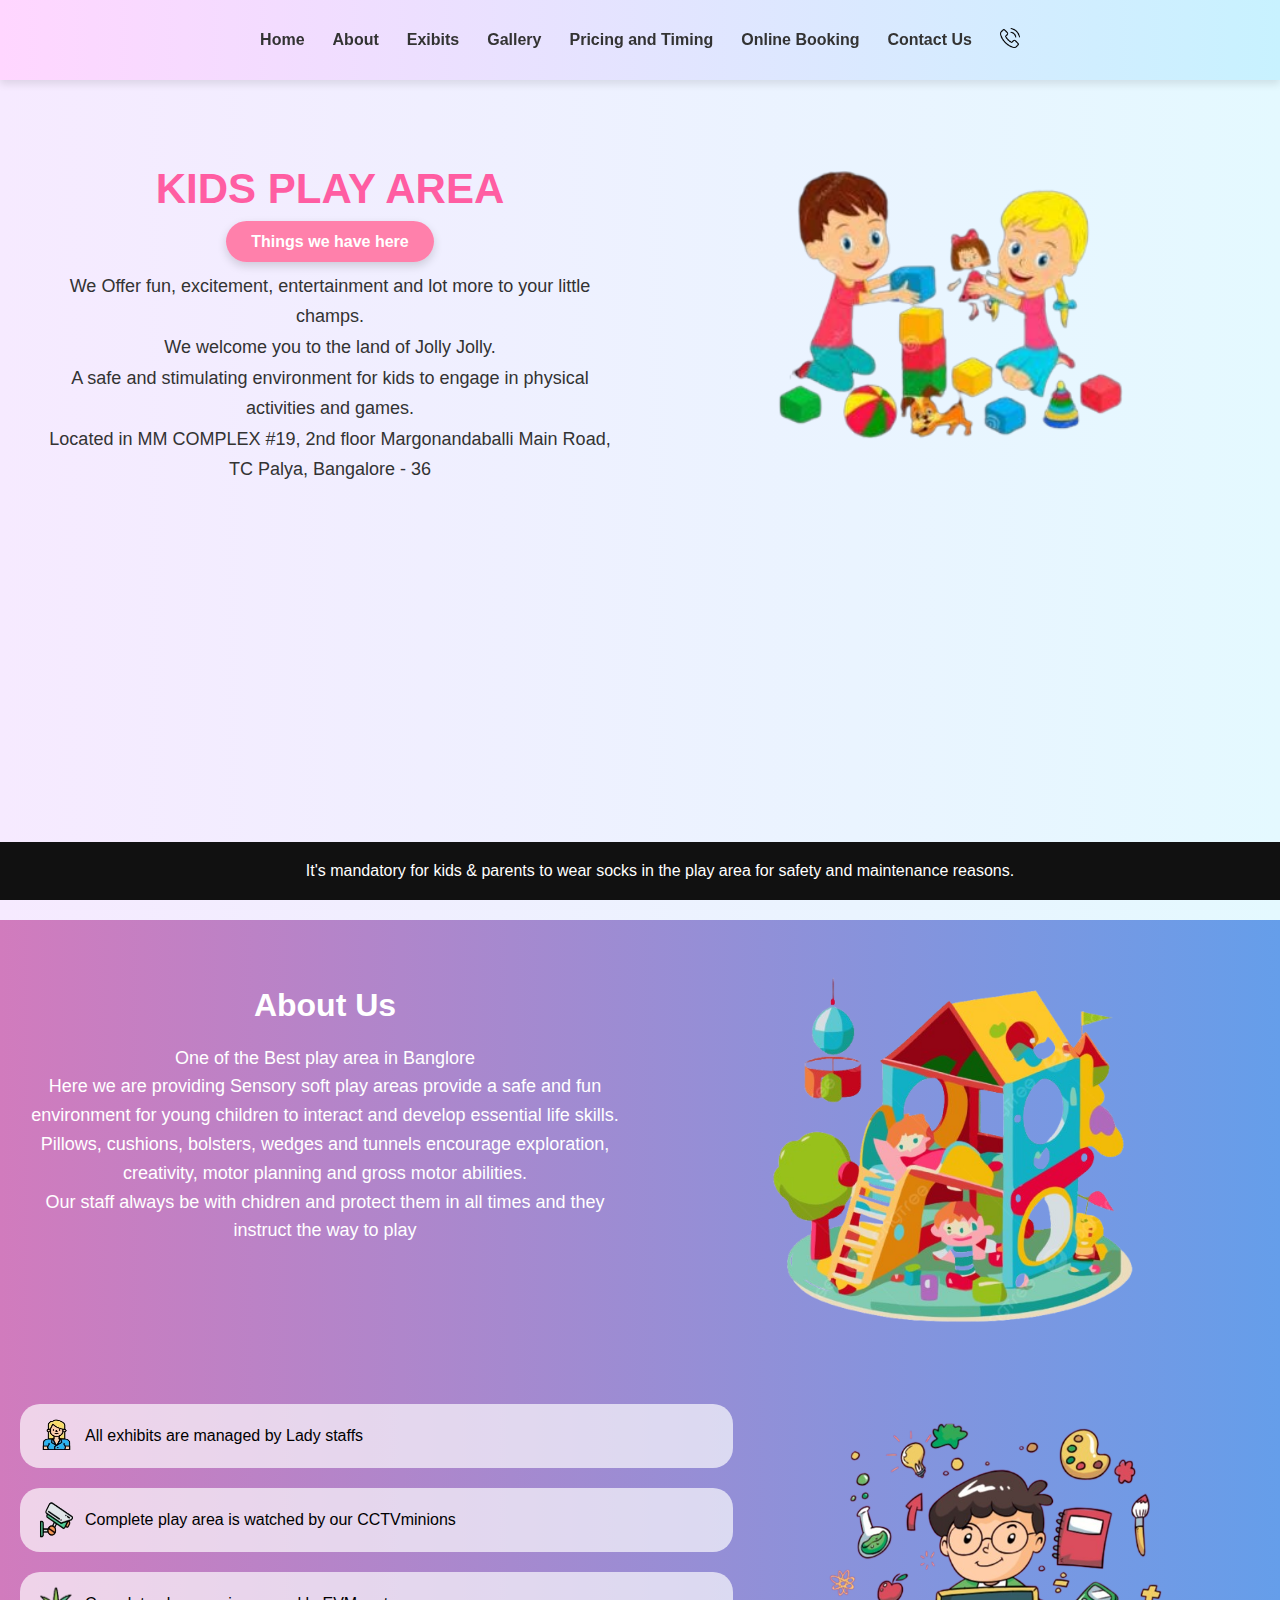
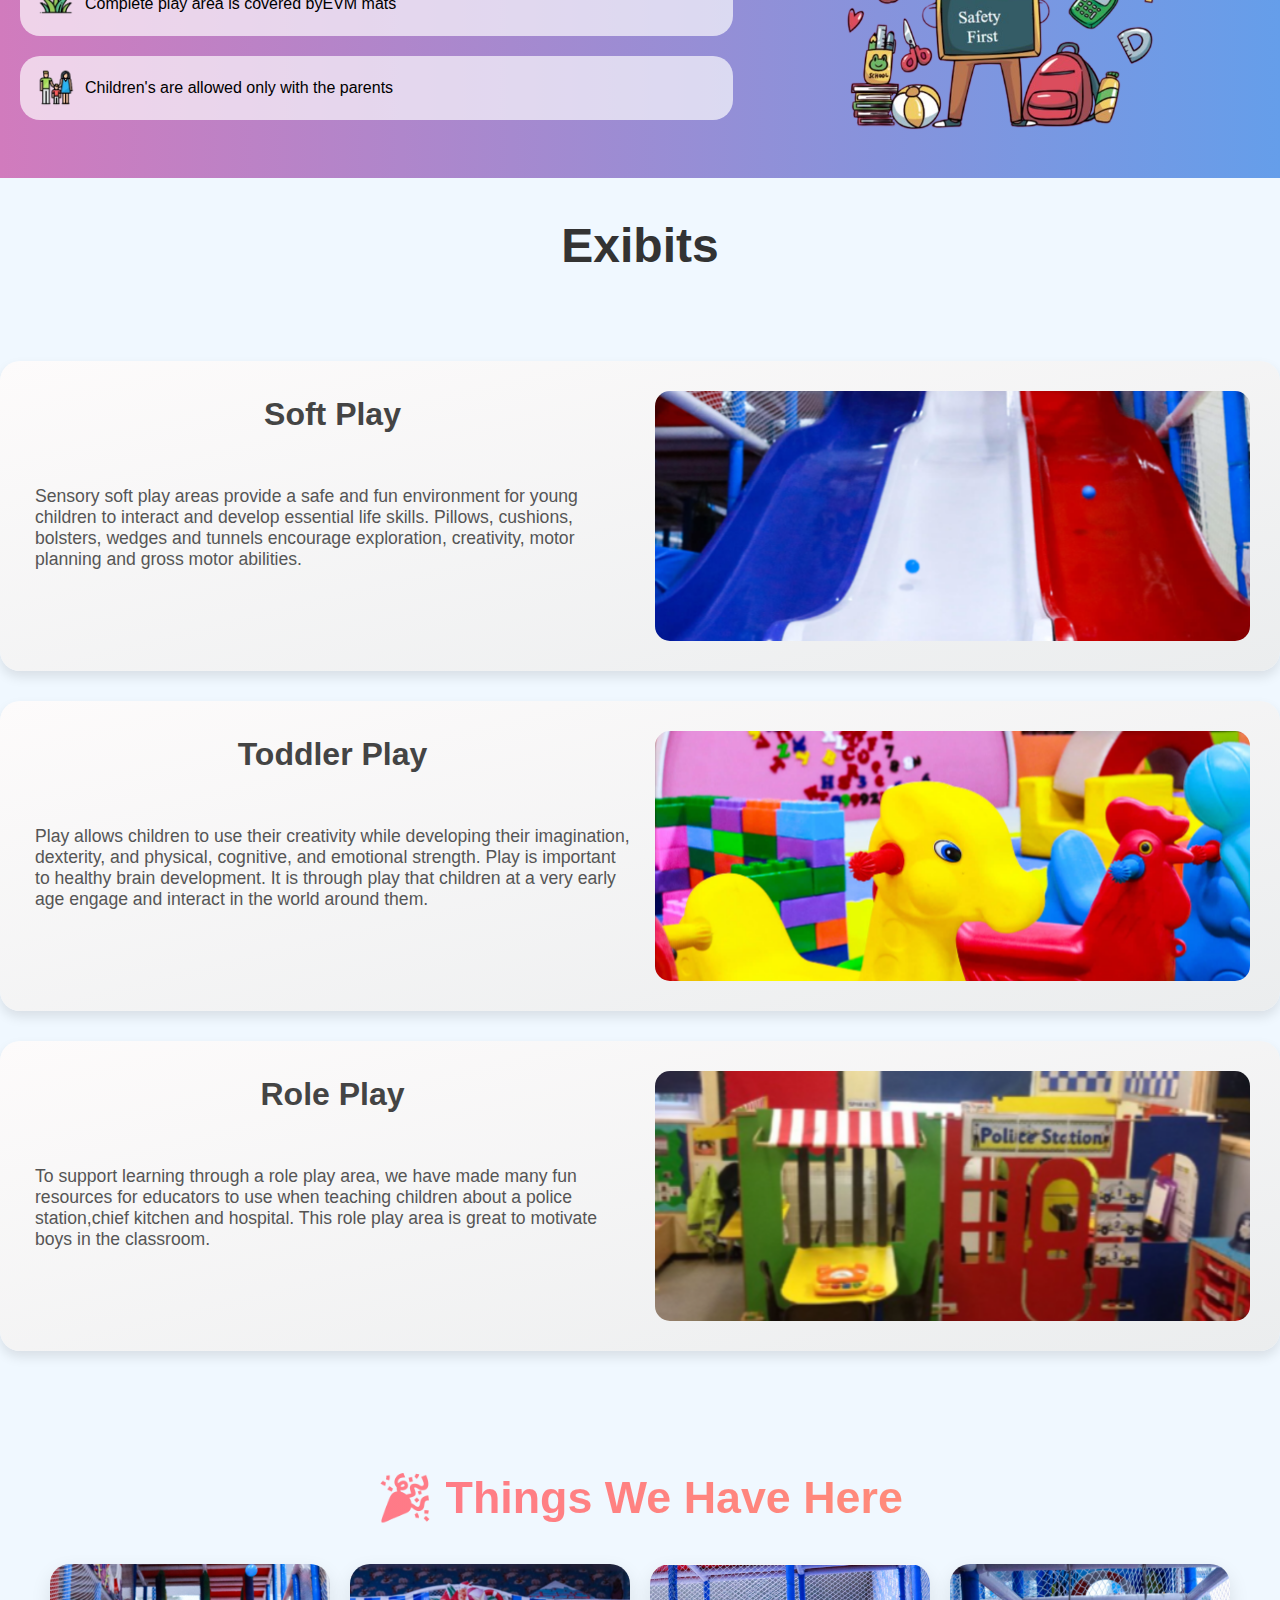
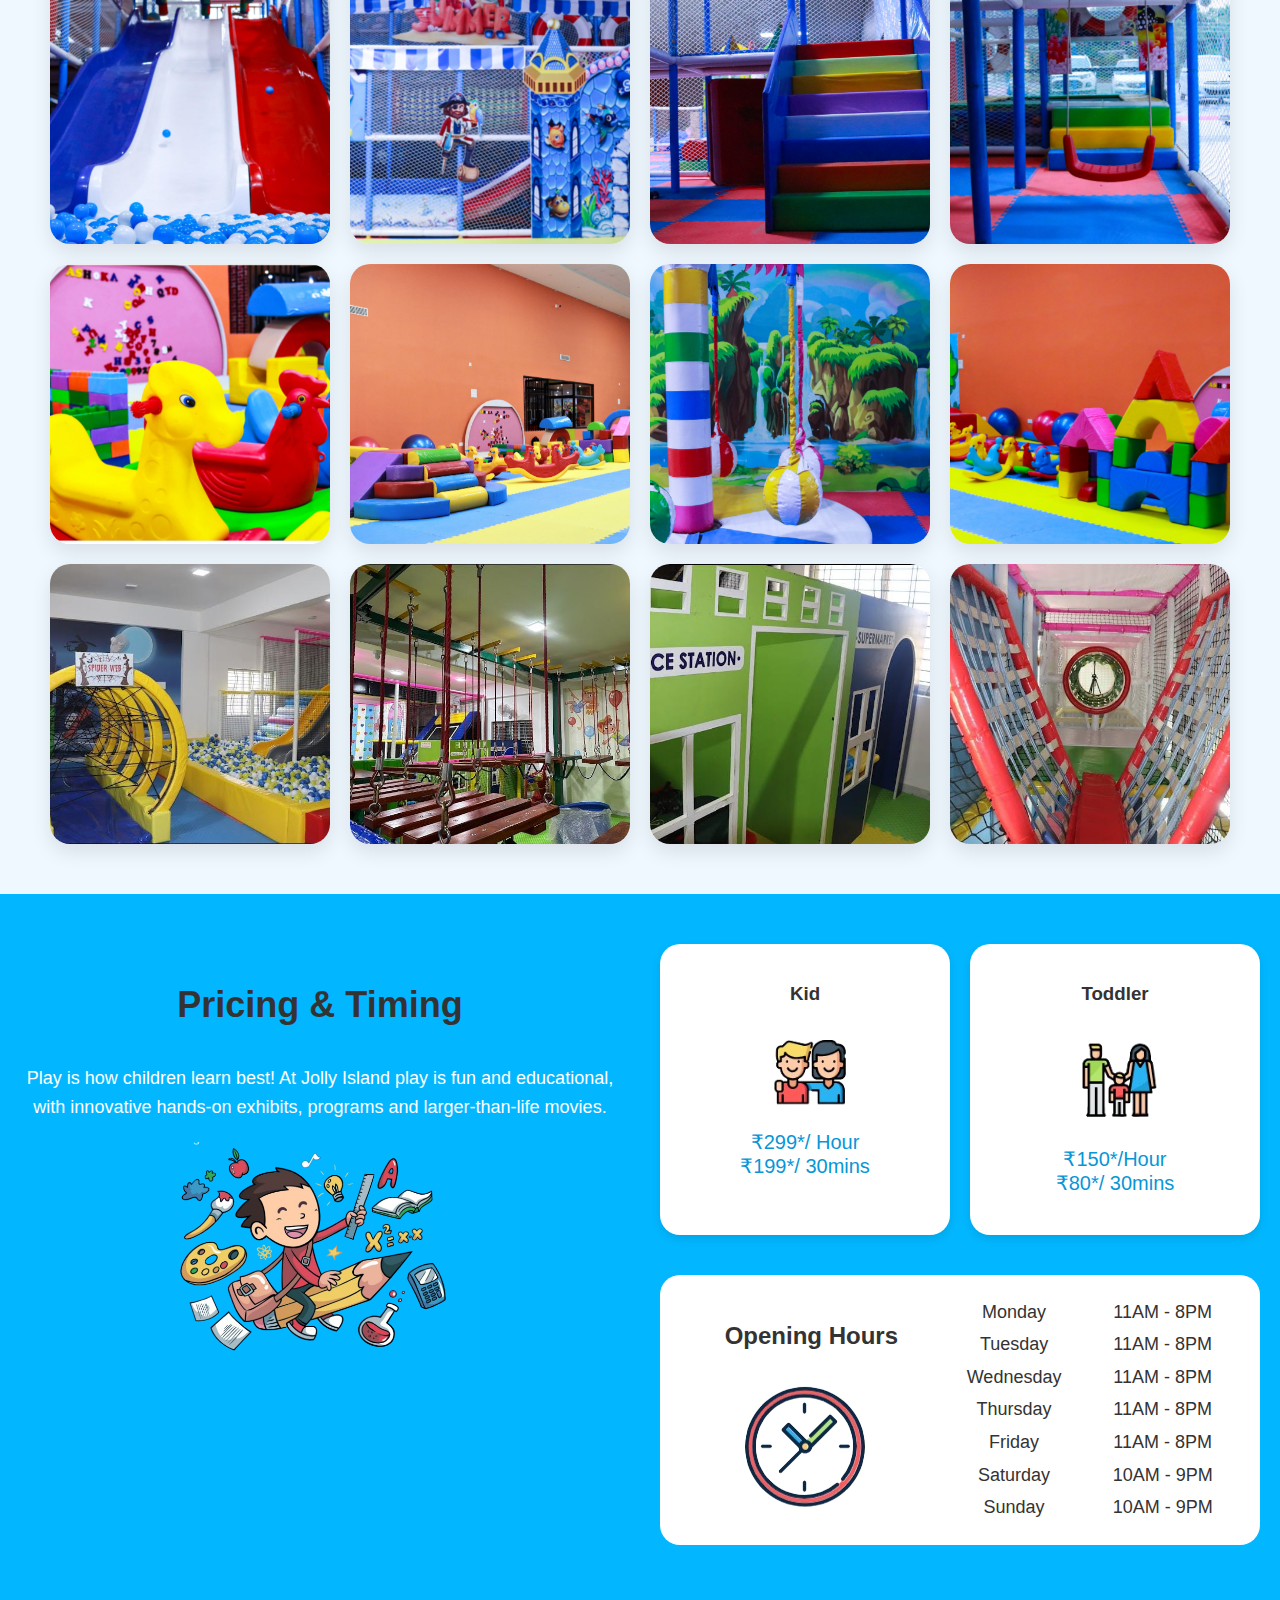
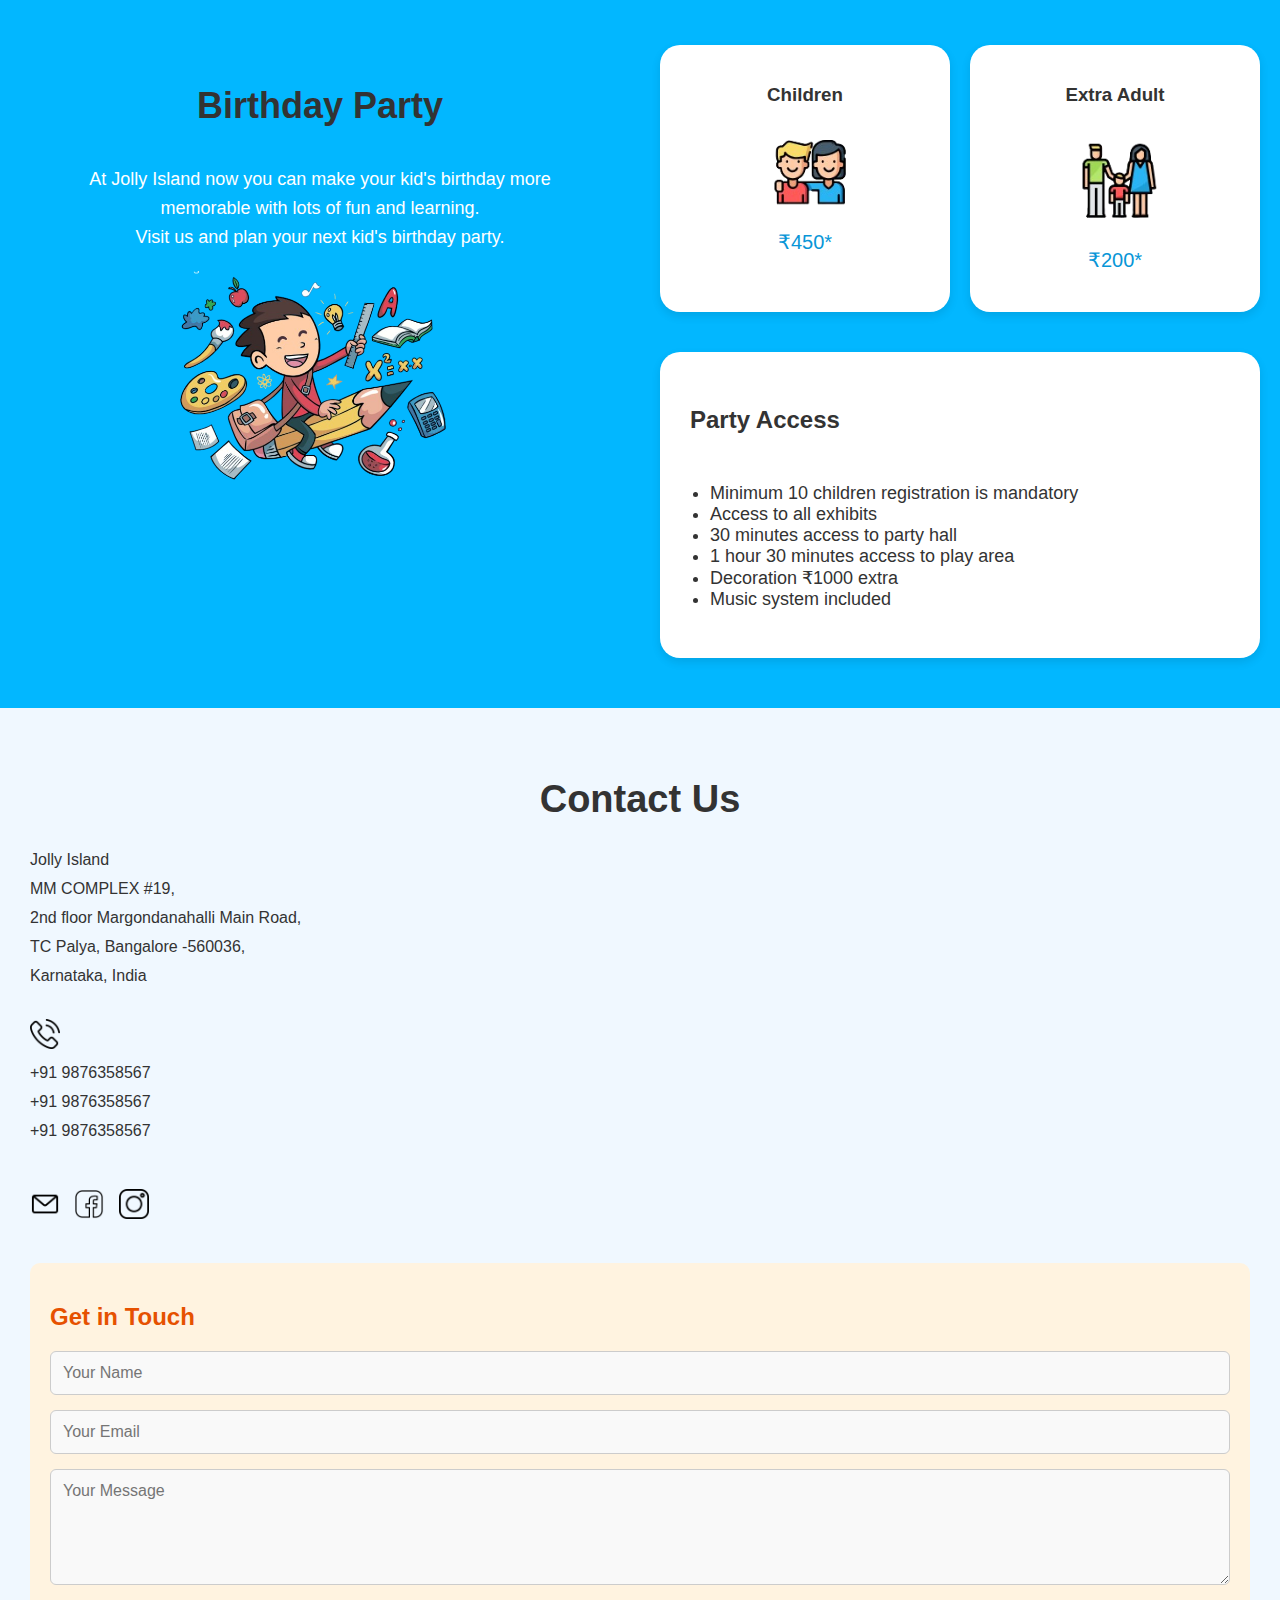
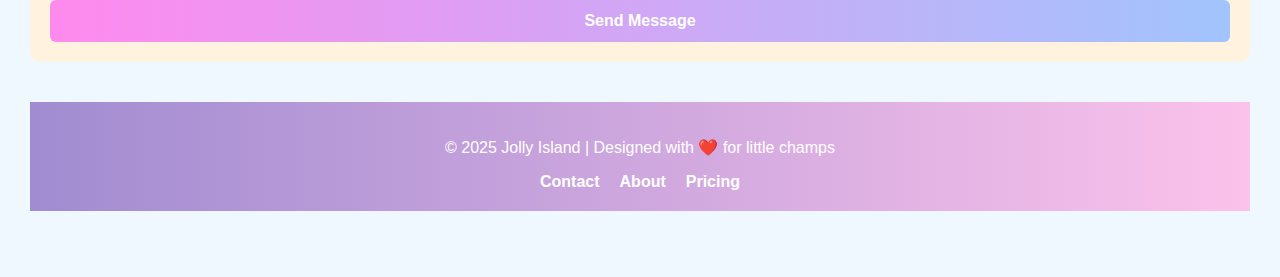
<file: index.html>
<!DOCTYPE html>
<html lang="en">
<head>
  <meta charset="UTF-8" />
  <meta name="viewport" content="width=device-width, initial-scale=1.0" />
  <title>Jolly Island</title>
  <link rel="stylesheet" href="style.css" />
  <link rel="icon" type="image/x-icon" href="images/jolly_island_logo.png" />
</head>
<body>

  <!-- Navigation Bar -->
      <nav>     
            <a class="a-element" href="index.html">Home</a>
            <a class="a-element" href="about.html">About</a>
            <a class="a-element" href="exibits.html">Exibits</a>
            <a class="a-element" href="pic.html">Gallery</a>
            <a class="a-element" href="price.html">Pricing and Timing</a>
            <a class="a-element" href="bokking.html">Online Booking</a> 
            <a class="a-element" href="contact.html">Contact Us</a>
            <a class="a-element" href="tel:+91 6303492312"><img class="sticky" src="images/phone-call.png" alt=""></a>       
    </nav>

  <!-- Home Section -->
  <div class="home" id="home">      
    <div class="home1">
      <div class="home-left">        
        <h2 class="self">KIDS PLAY AREA</h2>

        <!-- Centered Button -->
        <div class="btn-wrapper">
          <a class="class" id="me" href="pic.html">Things we have here</a>
        </div>

        <p class="self-info">
          We Offer fun, excitement, entertainment and lot more to your little champs.<br>
          We welcome you to the land of Jolly Jolly.<br>
          A safe and stimulating environment for kids to engage in physical activities and games.<br>
          Located in MM COMPLEX #19, 2nd floor Margonandaballi Main Road, TC Palya, Bangalore - 36
        </p>
      </div>
      <div class="home-right">
        <img class="play" src="images/kid-play.png" alt="Kids Playing" />
      </div>
    </div>
  </div>


  <!-- about -->
  <div class="about" id="about">
        <div class="container">
            <div class="about-left">     
                <h2 class="about-us">About Us</h2>
                <div class="content">
                    One of the Best play area in Banglore <br>
                    Here we are providing Sensory soft play areas provide a safe and fun environment for young children to interact and develop essential life skills. Pillows, cushions, bolsters, wedges and tunnels encourage exploration, creativity, motor planning and gross motor abilities.
               <br> Our staff always be with chidren and protect them in all times and they instruct the way to play
                </div>
            </div>
            <div class="about-right"> 
                <img class="kidspic" src="images/pic1.png" alt="">
            </div>
        </div>
        <div class="bottom">
            <div class="bottom-left">
                <div class="safety">
                    <div class="safety-left">
                        <img src="images/1-removebg-preview.png" alt="">
                    </div>
                    <div class="safety-right">
                        All exhibits are managed by Lady staffs
                    </div>
                </div>
                <div class="safety">
                    <div class="safety-left">
                        <img class="safetypic" src="images/2-removebg-preview.png" alt="">
                    </div>
                    <div class="safety-right">
                        Complete play area is watched by our CCTVminions
                    </div>
                </div>
                <div class="safety">
                    <div class="safety-left">
                        <img src="images/3-removebg-preview.png" alt="">
                    </div>
                    <div class="safety-right">
                        Complete play area is covered byEVM mats
                    </div>
                </div>
                <div class="safety">
                    <div class="safety-left">
                        <img src="images/4-removebg-preview.png" alt="">
                    </div>
                    <div class="safety-right">
                        Children's are allowed only with the parents
                    </div>
                </div>                
            </div>
            <div class="bottom-right">
                <img src="images/safety.png" alt="">
            </div> 
        </div>
    </div>


    <!-- exibits -->
     <div class="exibits" id="exibits">
        <h2 class="title">Exibits</h2>
        <br>
        <div class="matter">       
         <div class="tool">
             <div class="tool-left">
                <h3 class="sub-title">Soft Play</h3><br>
                 Sensory soft play areas provide a safe and fun environment for young children to interact and develop essential life skills. Pillows, cushions, bolsters, wedges and tunnels encourage exploration, creativity, motor planning and gross motor abilities.
             </div>
             <div class="tool-right"> 
             </div>
        </div>         
        </div> 

        <div class="matter2">       
            <div class="tool">
                <div class="tool-left">
                    <h3 class="sub-title">Toddler Play</h3><br>
                    Play allows children to use their creativity while developing their imagination, dexterity, and physical, cognitive, and emotional strength. Play is important to healthy brain development. It is through play that children at a very early age engage and interact in the world around them.
                </div>
                <div class="tool-right2"> 
               </div>
            </div>         
           </div> 

           <div class="matter3">       
            
            <div class="tool">
                <div class="tool-left">
                    <h3 class="sub-title">Role Play</h3><br>
                    To support learning through a role play area, we have made many fun resources for educators to use when teaching children about a police station,chief kitchen and hospital. This role play area is great to motivate boys in the classroom.
                 </div>
                <div class="tool-right3"> 
                </div>
            </div>         
           </div> 
         </div>
        </div>




        <!-- attraction -->
         
  <div class="gallery-section">
    <h1 class="gallery-title">🎉 Things We Have Here</h1>
    <div class="gallery-grid">
      <div class="image-card" data-label="Soft Play 1">
        <img src="images/softplay1.png" alt="Soft Play 1" />
      </div>
      <div class="image-card" data-label="Soft Play 2">
        <img src="images/softplay2.png" alt="Soft Play 2" />
      </div>
      <div class="image-card" data-label="Soft Play 3">
        <img src="images/softplay3.png" alt="Soft Play 3" />
      </div>
      <div class="image-card" data-label="Soft Play 5">
        <img src="images/softplay5.png" alt="Soft Play 5" />
      </div>
      <div class="image-card" data-label="Toddler Play 2">
        <img src="images/tplay2.png" alt="Toddler Play 2" />
      </div>
      <div class="image-card" data-label="Toddler Play 3">
        <img src="images/tplay3.png" alt="Toddler Play 3" />
      </div>
      <div class="image-card" data-label="Toddler Play 4">
        <img src="images/tplay4.png" alt="Toddler Play 4" />
      </div>
      <div class="image-card" data-label="Toddler Play 5">
        <img src="images/tplay5.png" alt="Toddler Play 5" />
      </div>
      <div class="image-card" data-label="Play Area 1">
        <img src="images/p1.jpg" alt="Play Area 1" />
      </div>
      <div class="image-card" data-label="Play Area 2">
        <img src="images/p2.jpg" alt="Play Area 2" />
      </div>
      <div class="image-card" data-label="Play Area 3">
        <img src="images/p3.jpg" alt="Play Area 3" />
      </div>
      <div class="image-card" data-label="Play Area 4">
        <img src="images/p4.jpg" alt="Play Area 4" />
      </div>
    </div>
  </div>



  <!-- price -->
   <div class="pricing" id="pricing">
        <div class="price1">
            <h1 class="price1-name">Pricing & Timing</h1><br>
            <div class="price1-content">
                Play is how children learn best! At Jolly Island play is fun and educational, with innovative hands-on exhibits, programs and larger-than-life movies.
                <img class="price-img" src="images/price.png" alt="Pricing Overview">
            </div>
        </div>  

        <div class="price2">
            <div class="price-top">
                <div class="box1">
                    <h3 class="black">Kid</h3>
                    <img src="images/price1.png" alt="Kid Pricing">
                    <p class="cost">
                        ₹299*/ Hour<br>
                        ₹199*/ 30mins 
                    </p>
                </div>
                <div class="box1">
                    <h3 class="black">Toddler</h3>
                    <img src="images/price2.png" alt="Toddler Pricing">
                    <p class="cost">
                        ₹150*/Hour<br>
                        ₹80*/ 30mins 
                    </p>
                </div>
            </div>

            <div class="price-bottom">                          
                <table>
                    <tr>
                        <td rowspan="7">
                            <h3 class="bold">Opening Hours</h3>
                            <img src="images/price3.png" alt="Clock Icon">
                        </td>
                        <td>Monday</td>
                        <td>11AM - 8PM</td>
                    </tr>
                    <tr>
                        <td>Tuesday</td>
                        <td>11AM - 8PM</td>
                    </tr>
                    <tr>
                        <td>Wednesday</td>
                        <td>11AM - 8PM</td>
                    </tr>
                    <tr>
                        <td>Thursday</td>
                        <td>11AM - 8PM</td>
                    </tr>
                    <tr>
                        <td>Friday</td>
                        <td>11AM - 8PM</td>
                    </tr>
                    <tr>
                        <td>Saturday</td>
                        <td>10AM - 9PM</td>
                    </tr>
                    <tr>
                        <td>Sunday</td>
                        <td>10AM - 9PM</td>
                    </tr>
                </table>
            </div>
        </div> 
    </div> 

    <div class="pricing" id="birthday">
        <div class="price1">
            <h1 class="price1-name">Birthday Party</h1><br>
            <div class="price1-content">
                At Jolly Island now you can make your kid's birthday more<br>
                memorable with lots of fun and learning.<br>
                Visit us and plan your next kid's birthday party.
                <img class="price-img" src="images/price.png" alt="Birthday Party Banner">
            </div>
        </div>  

        <div class="price2">
            <div class="price-top">
                <div class="box1">
                    <h3 class="black">Children</h3>
                    <img src="images/price1.png" alt="Children Birthday">
                    <p class="cost">
                        ₹450*
                    </p>
                </div>
                <div class="box1">
                    <h3 class="black">Extra Adult</h3>
                    <img src="images/price2.png" alt="Adult Entry">
                    <p class="cost">
                        ₹200*
                    </p>
                </div>
            </div>

            <div class="price-bottom1">    
                <h3 class="bold">Party Access</h3><br>
                <ul>
                    <li>Minimum 10 children registration is mandatory</li>
                    <li>Access to all exhibits</li>
                    <li>30 minutes access to party hall</li>
                    <li>1 hour 30 minutes access to play area</li>
                    <li>Decoration ₹1000 extra</li>
                    <li>Music system included</li>
                </ul>
            </div>
        </div>
    </div>



  <!-- contact -->

    <div class="contact-container">
    <h1>Contact Us</h1>
    <div class="contact" id="contact">
      <div class="contact-left">
        <div class="contact-one">
          Jolly Island<br />
          MM COMPLEX #19,<br />
          2nd floor Margondanahalli Main Road,<br />
          TC Palya, Bangalore -560036,<br />
          Karnataka, India<br /><br />
          <img class="social1" src="images/phone-call.png" alt=""><br />
          +91 9876358567<br />
          +91 9876358567<br />
          +91 9876358567<br /><br />
        </div>
        <div class="contact-two">
          <a href="mailto:madhubhumireddy31@gmail.com"><img class="social" src="images/mail.png" alt="Mail"></a>
          <a href="https://www.facebook.com/bhumireddy.madhuri/"><img class="social" src="images/fb.png" alt="Facebook"></a>
          <a href="https://www.instagram.com/miss_failure_07/"><img class="social" src="images/instagram.png" alt="Instagram"></a>
        </div>
      </div>
      <div class="contact-right">
         <iframe src="https://www.google.com/maps/embed?pb=!1m18!1m12!1m3!1d3887.004641482722!2d77.69503657373717!3d13.035376187285872!2m3!1f0!2f0!3f0!3m2!1i1024!2i768!4f13.1!3m3!1m2!1s0x3bae11004cba498d%3A0x6982c0c0f3e6eb7!2sJolly%20Island!5e0!3m2!1sen!2sin!4v1736187982549!5m2!1sen!2sin" width="600" height="450" style="border:0;" allowfullscreen="" loading="lazy" referrerpolicy="no-referrer-when-downgrade"></iframe>
        </div>
    </div>

    <!-- GET IN TOUCH FORM -->
    <div class="form-section">
      <h2>Get in Touch</h2>
      <form action="#" method="post">
        <input type="text" name="name" placeholder="Your Name" required/>
        <input type="email" name="email" placeholder="Your Email" required/>
        <textarea name="message" rows="5" placeholder="Your Message" required></textarea>
        <button type="submit">Send Message</button>
      </form>
    </div>


  <!-- Footer -->
  <footer class="site-footer">
    <div class="footer-container">
      <p>© 2025 Jolly Island | Designed with ❤️ for little champs</p>
      <div class="footer-links">
        <a href="contact.html">Contact</a>
        <a href="about.html">About</a>
        <a href="price.html">Pricing</a>
      </div>
    </div>
  </footer>
  <br><br>
  <div class="footer">
      It's mandatory for kids & parents to wear socks in the play area for safety and maintenance reasons.
  </div>
</body>
</html>
</file>
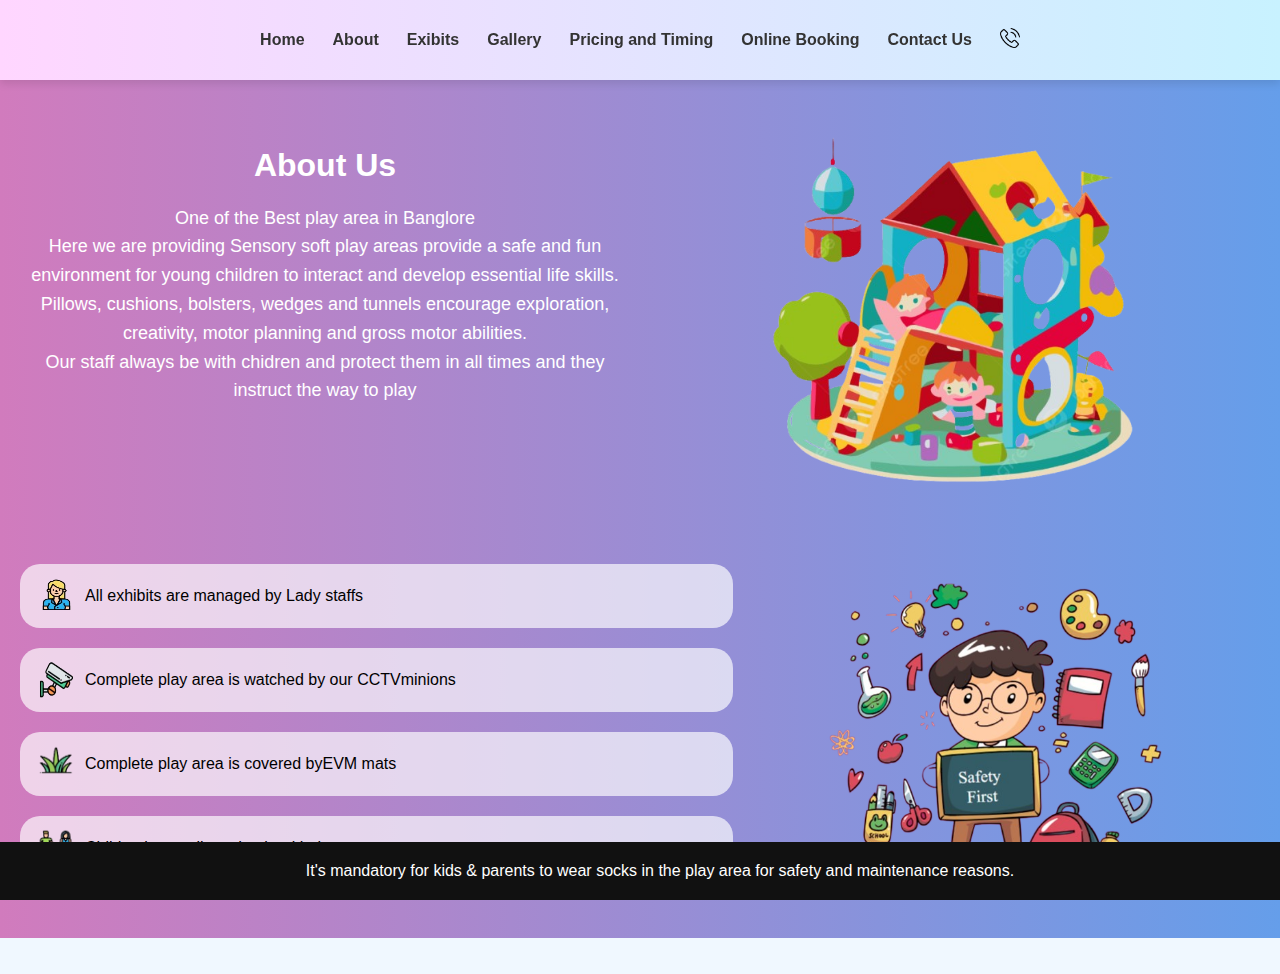
<file: about.html>
<!DOCTYPE html>
<html lang="en">
<head>
    <meta charset="UTF-8">
    <meta name="viewport" content="width=device-width, initial-scale=1.0">
    <link rel="stylesheet" href="style.css">
    <link rel="icon" type="image/x-icon" href="images/jolly_island_logo.png">
    <title>Jolly Island</title>
</head>
<body>
    <nav>     
            <a class="a-element" href="index.html">Home</a>
            <a class="a-element" href="about.html">About</a>
            <a class="a-element" href="exibits.html">Exibits</a>
            <a class="a-element" href="pic.html">Gallery</a>
            <a class="a-element" href="price.html">Pricing and Timing</a>
            <a class="a-element" href="bokking.html">Online Booking</a> 
            <a class="a-element" href="contact.html">Contact Us</a>
            <a class="a-element" href="tel:+91 6303492312"><img class="sticky" src="images/phone-call.png" alt=""></a>       
    </nav>

    <div class="about" id="about">
        <div class="container">
            <div class="about-left">     
                <h2 class="about-us">About Us</h2>
                <div class="content">
                    One of the Best play area in Banglore <br>
                    Here we are providing Sensory soft play areas provide a safe and fun environment for young children to interact and develop essential life skills. Pillows, cushions, bolsters, wedges and tunnels encourage exploration, creativity, motor planning and gross motor abilities.
               <br> Our staff always be with chidren and protect them in all times and they instruct the way to play
                </div>
            </div>
            <div class="about-right"> 
                <img class="kidspic" src="images/pic1.png" alt="">
            </div>
        </div>
        <div class="bottom">
            <div class="bottom-left">
                <div class="safety">
                    <div class="safety-left">
                        <img src="images/1-removebg-preview.png" alt="">
                    </div>
                    <div class="safety-right">
                        All exhibits are managed by Lady staffs
                    </div>
                </div>
                <div class="safety">
                    <div class="safety-left">
                        <img class="safetypic" src="images/2-removebg-preview.png" alt="">
                    </div>
                    <div class="safety-right">
                        Complete play area is watched by our CCTVminions
                    </div>
                </div>
                <div class="safety">
                    <div class="safety-left">
                        <img src="images/3-removebg-preview.png" alt="">
                    </div>
                    <div class="safety-right">
                        Complete play area is covered byEVM mats
                    </div>
                </div>
                <div class="safety">
                    <div class="safety-left">
                        <img src="images/4-removebg-preview.png" alt="">
                    </div>
                    <div class="safety-right">
                        Children's are allowed only with the parents
                    </div>
                </div>                
            </div>
            <div class="bottom-right">
                <img src="images/safety.png" alt="">
            </div> 
        </div>
    </div>
 <br><br>
    <div class="footer">
        It's mandatory for kids & parents to wear socks in the play area for safety and maintenance reasons.
    </div>
</body>
</html>
</file>
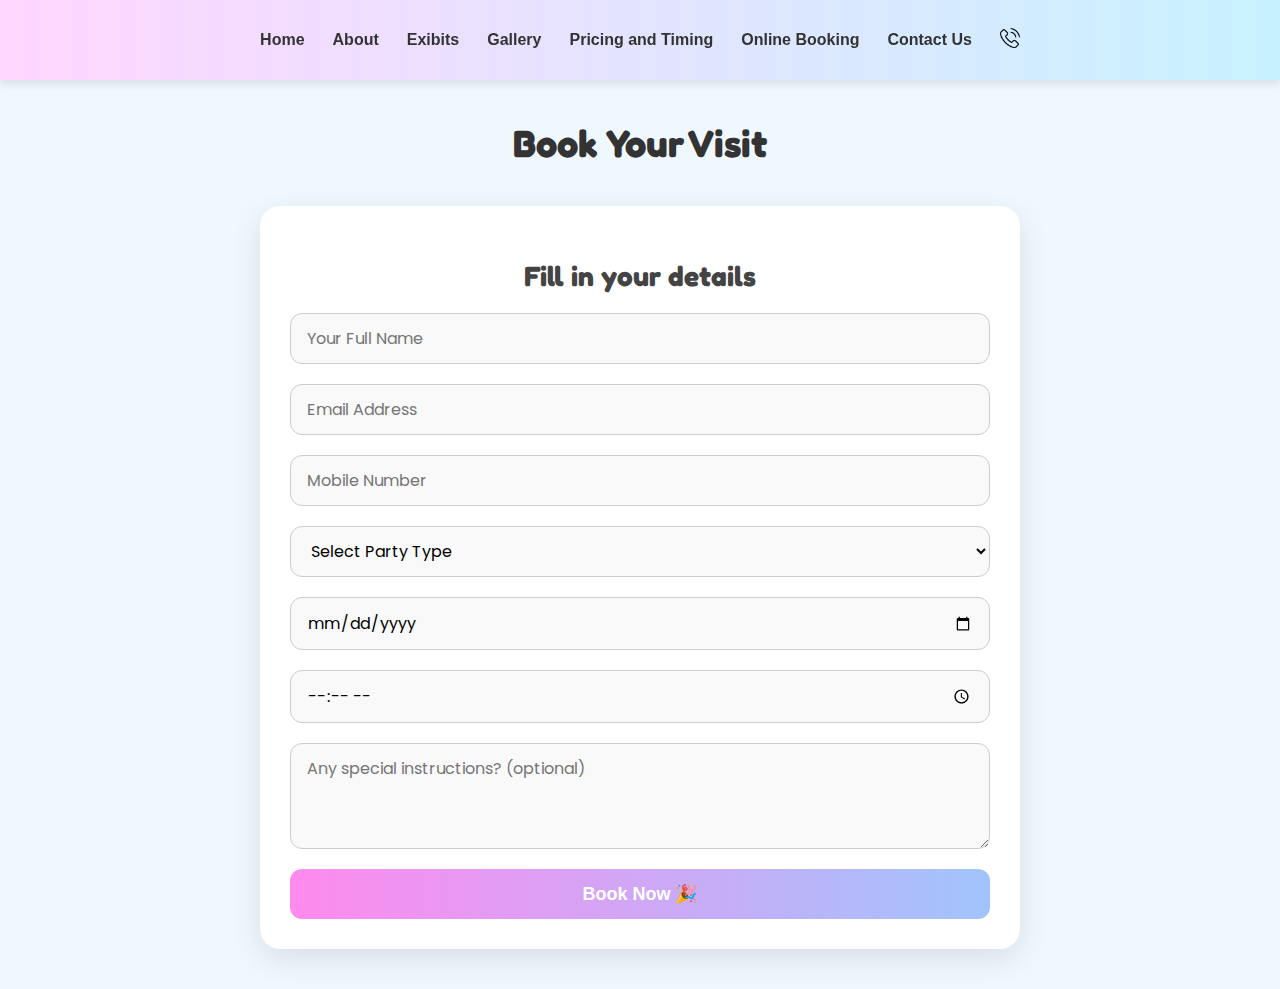
<file: bokking.html>
<!DOCTYPE html>
<html lang="en">
<head>
  <meta charset="UTF-8">
  <title>Online Booking - Jolly Island</title>
  <meta name="viewport" content="width=device-width, initial-scale=1.0">
  <link href="https://fonts.googleapis.com/css2?family=Fredoka:wght@400;600&family=Poppins:wght@400;600&display=swap" rel="stylesheet">
  <link rel="stylesheet" href="style.css">
  <style>
 
  </style>
</head>
<body>

  <!-- Navbar -->
      <nav>     
            <a class="a-element" href="index.html">Home</a>
            <a class="a-element" href="about.html">About</a>
            <a class="a-element" href="exibits.html">Exibits</a>
            <a class="a-element" href="pic.html">Gallery</a>
            <a class="a-element" href="price.html">Pricing and Timing</a>
            <a class="a-element" href="bokking.html">Online Booking</a> 
            <a class="a-element" href="contact.html">Contact Us</a>
            <a class="a-element" href="tel:+91 6303492312"><img class="sticky" src="images/phone-call.png" alt=""></a>       
    </nav>

  <!-- Booking Section -->
  <h1>Book Your Visit</h1>
  <div class="booking-container">
    <h2>Fill in your details</h2>
    <form action="#" method="POST">
      <input type="text" name="name" placeholder="Your Full Name" required>
      <input type="email" name="email" placeholder="Email Address" required>
      <input type="tel" name="phone" placeholder="Mobile Number" required>
      
      <select name="party_type" required>
        <option value="">Select Party Type</option>
        <option value="Birthday">Birthday Party</option>
        <option value="Play Visit">Regular Play Visit</option>
        <option value="School Trip">School Trip</option>
      </select>
      
      <input type="date" name="date" required>
      <input type="time" name="time" required>
      <textarea name="message" placeholder="Any special instructions? (optional)"></textarea>

      <button type="submit">Book Now 🎉</button>
    </form>
  </div>

</body>
</html>
</file>
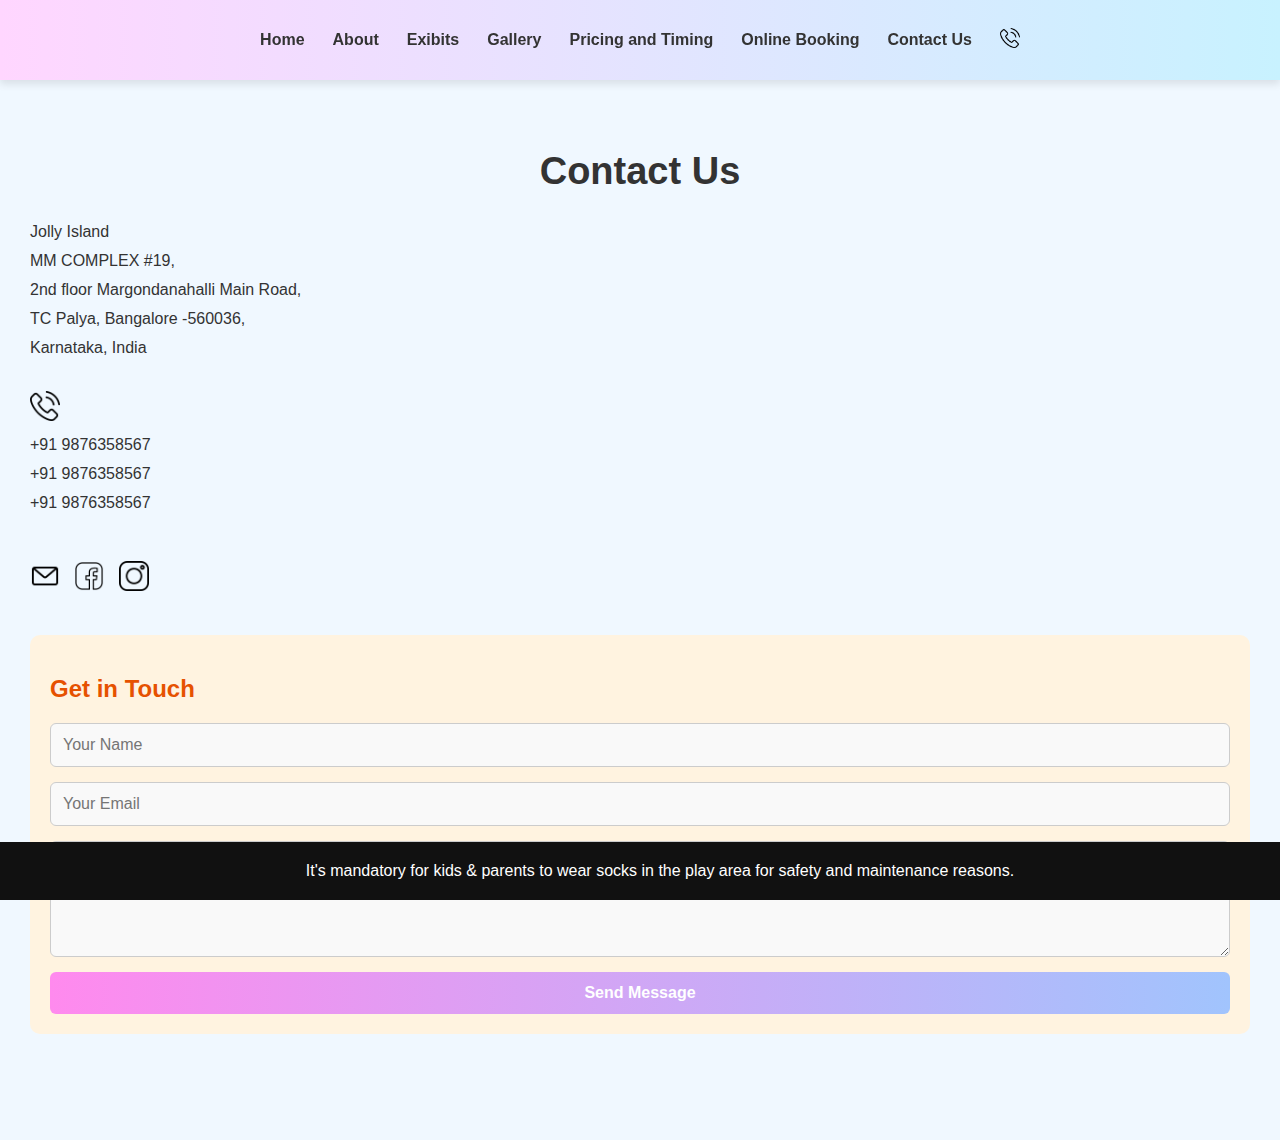
<file: contact.html>
<!DOCTYPE html>
<html lang="en">
<head>
  <meta charset="UTF-8" />
  <meta name="viewport" content="width=device-width, initial-scale=1.0"/>
  <link rel="stylesheet" href="style.css"/>
  <link rel="icon" type="image/x-icon" href="images/jolly_island_logo.png"/>
  <title>Jolly Island</title>
</head>
<body>
     <nav>     
            <a class="a-element" href="index.html">Home</a>
            <a class="a-element" href="about.html">About</a>
            <a class="a-element" href="exibits.html">Exibits</a>
            <a class="a-element" href="pic.html">Gallery</a>
            <a class="a-element" href="price.html">Pricing and Timing</a>
            <a class="a-element" href="bokking.html">Online Booking</a> 
            <a class="a-element" href="contact.html">Contact Us</a>
            <a class="a-element" href="tel:+91 6303492312"><img class="sticky" src="images/phone-call.png" alt=""></a>       
    </nav>

  <div class="contact-container">
    <h1>Contact Us</h1>
    <div class="contact" id="contact">
      <div class="contact-left">
        <div class="contact-one">
          Jolly Island<br />
          MM COMPLEX #19,<br />
          2nd floor Margondanahalli Main Road,<br />
          TC Palya, Bangalore -560036,<br />
          Karnataka, India<br /><br />
          <img class="social1" src="images/phone-call.png" alt=""><br />
          +91 9876358567<br />
          +91 9876358567<br />
          +91 9876358567<br /><br />
        </div>
        <div class="contact-two">
          <a href="mailto:madhubhumireddy31@gmail.com"><img class="social" src="images/mail.png" alt="Mail"></a>
          <a href="https://www.facebook.com/bhumireddy.madhuri/"><img class="social" src="images/fb.png" alt="Facebook"></a>
          <a href="https://www.instagram.com/miss_failure_07/"><img class="social" src="images/instagram.png" alt="Instagram"></a>
        </div>
      </div>
      <div class="contact-right">
         <iframe src="https://www.google.com/maps/embed?pb=!1m18!1m12!1m3!1d3887.004641482722!2d77.69503657373717!3d13.035376187285872!2m3!1f0!2f0!3f0!3m2!1i1024!2i768!4f13.1!3m3!1m2!1s0x3bae11004cba498d%3A0x6982c0c0f3e6eb7!2sJolly%20Island!5e0!3m2!1sen!2sin!4v1736187982549!5m2!1sen!2sin" width="600" height="450" style="border:0;" allowfullscreen="" loading="lazy" referrerpolicy="no-referrer-when-downgrade"></iframe>
        </div>
    </div>

    <!-- GET IN TOUCH FORM -->
    <div class="form-section">
      <h2>Get in Touch</h2>
      <form action="#" method="post">
        <input type="text" name="name" placeholder="Your Name" required/>
        <input type="email" name="email" placeholder="Your Email" required/>
        <textarea name="message" rows="5" placeholder="Your Message" required></textarea>
        <button type="submit">Send Message</button>
      </form>
    </div>
 <br><br>
    <div class="footer">
      It's mandatory for kids & parents to wear socks in the play area for safety and maintenance reasons.
    </div>
  </div>
</body>
</html>
</file>
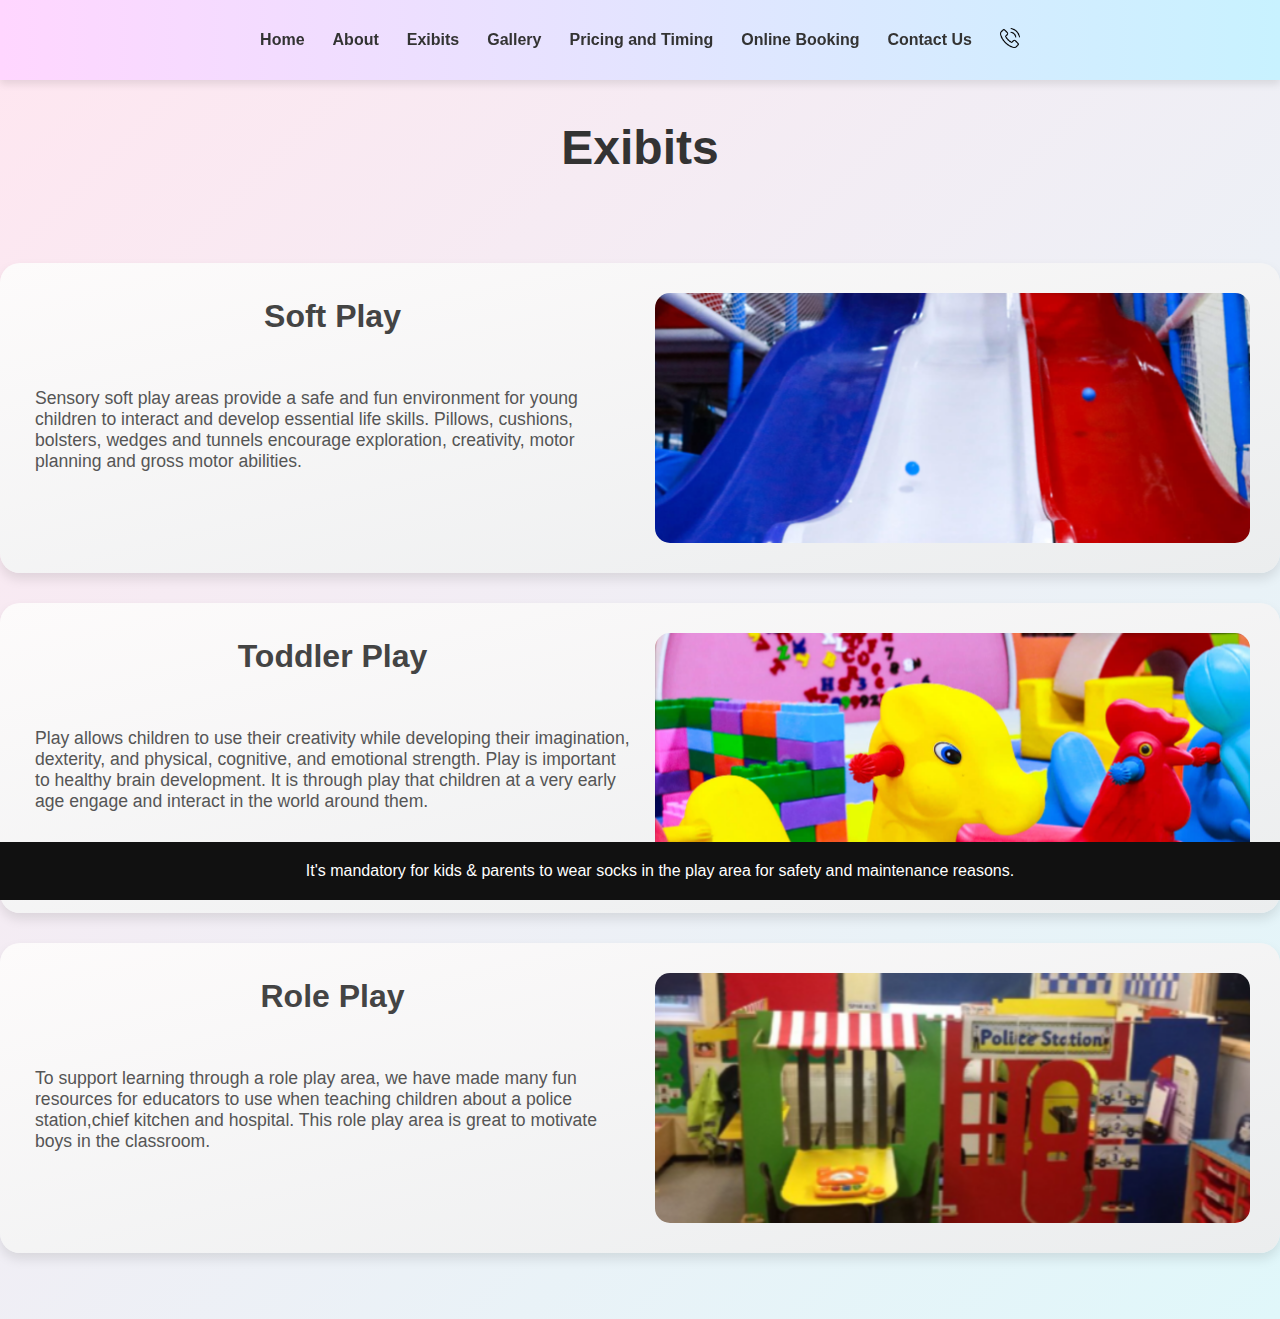
<file: exibits.html>
<!DOCTYPE html>
<html lang="en">
<head>
    <meta charset="UTF-8">
    <meta name="viewport" content="width=device-width, initial-scale=1.0">
    <link rel="stylesheet" href="style.css">
    <link rel="icon" type="image/x-icon" href="image/jolly_island_logo.png">
    <title>Jolly Island</title>
</head>
<style>
    body {
  background: linear-gradient(135deg, #ffe6f0, #e0f7fa);
}

</style>
<body>
        <nav>     
            <a class="a-element" href="index.html">Home</a>
            <a class="a-element" href="about.html">About</a>
            <a class="a-element" href="exibits.html">Exibits</a>
            <a class="a-element" href="pic.html">Gallery</a>
            <a class="a-element" href="price.html">Pricing and Timing</a>
            <a class="a-element" href="bokking.html">Online Booking</a> 
            <a class="a-element" href="contact.html">Contact Us</a>
            <a class="a-element" href="tel:+91 6303492312"><img class="sticky" src="images/phone-call.png" alt=""></a>       
    </nav>
    
    <div class="exibits" id="exibits">
        <h2 class="title">Exibits</h2>
        <br>
        <div class="matter">       
         <div class="tool">
             <div class="tool-left">
                <h3 class="sub-title">Soft Play</h3><br>
                 Sensory soft play areas provide a safe and fun environment for young children to interact and develop essential life skills. Pillows, cushions, bolsters, wedges and tunnels encourage exploration, creativity, motor planning and gross motor abilities.
             </div>
             <div class="tool-right"> 
             </div>
        </div>         
        </div> 

        <div class="matter2">       
            <div class="tool">
                <div class="tool-left">
                    <h3 class="sub-title">Toddler Play</h3><br>
                    Play allows children to use their creativity while developing their imagination, dexterity, and physical, cognitive, and emotional strength. Play is important to healthy brain development. It is through play that children at a very early age engage and interact in the world around them.
                </div>
                <div class="tool-right2"> 
               </div>
            </div>         
           </div> 

           <div class="matter3">       
            
            <div class="tool">
                <div class="tool-left">
                    <h3 class="sub-title">Role Play</h3><br>
                    To support learning through a role play area, we have made many fun resources for educators to use when teaching children about a police station,chief kitchen and hospital. This role play area is great to motivate boys in the classroom.
                 </div>
                <div class="tool-right3"> 
                </div>
            </div>         
           </div> 
         </div>
        </div>
        
    <br><br>
    <div class="footer">
      It's mandatory for kids & parents to wear socks in the play area for safety and maintenance reasons.
    </div>
</body>
</html>
</file>
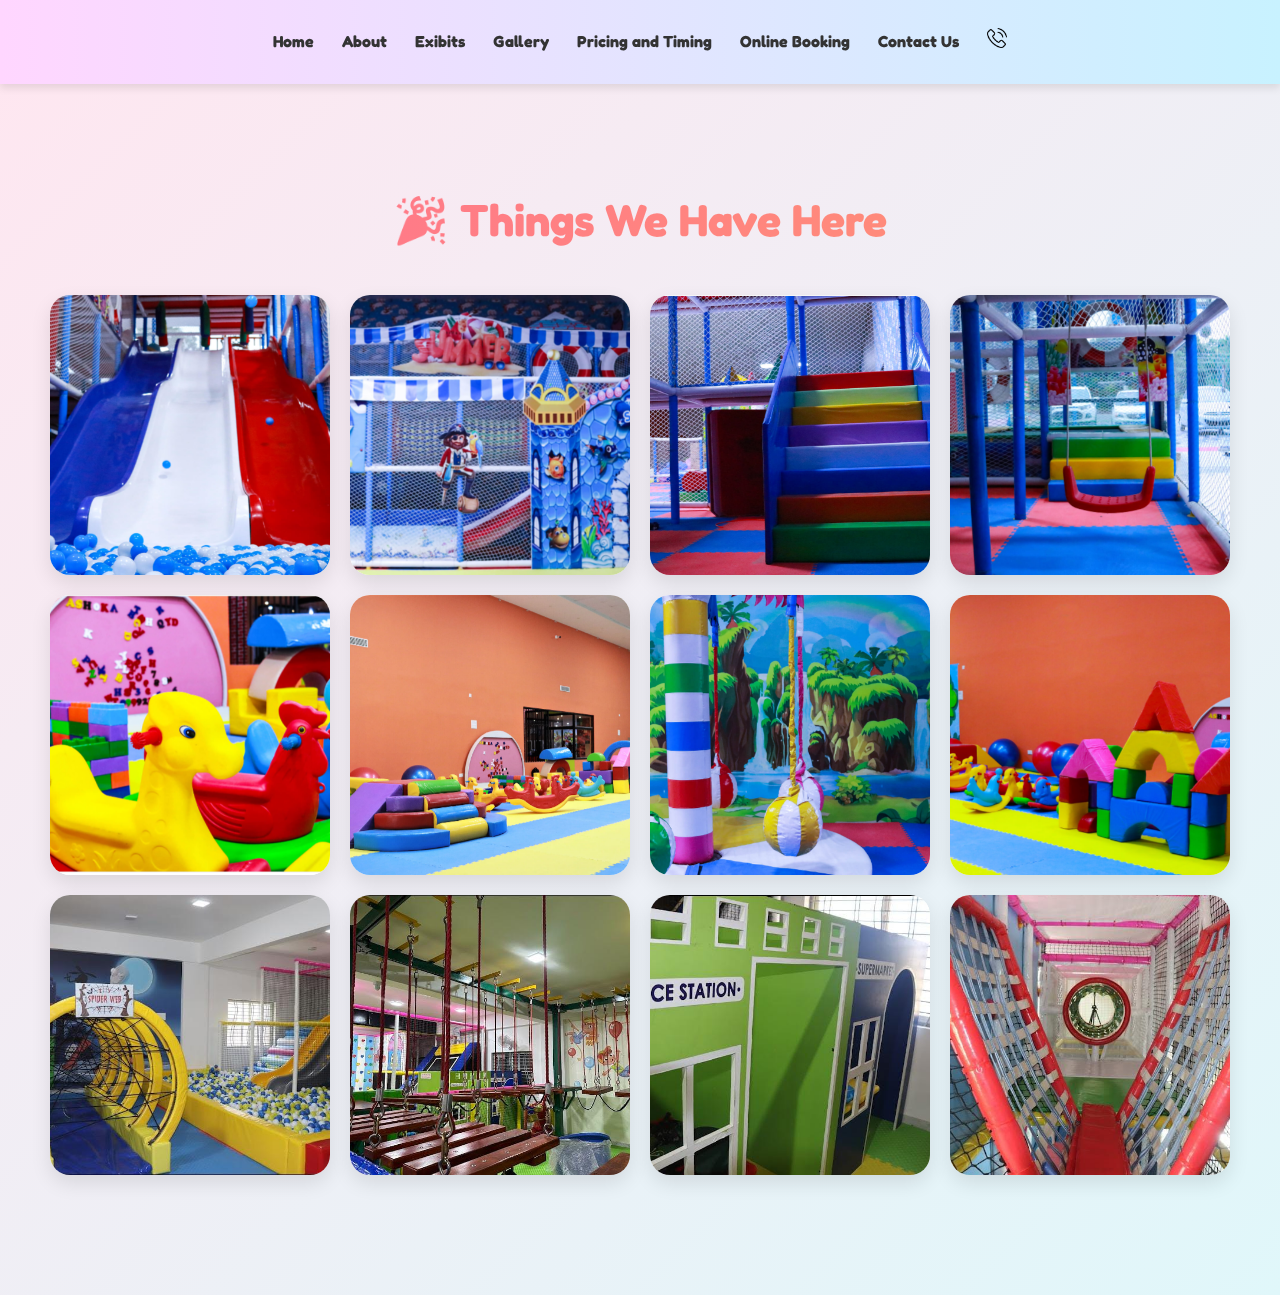
<file: pic.html>
<!DOCTYPE html>
<html lang="en">
<head>
  <meta charset="UTF-8" />
  <meta name="viewport" content="width=device-width, initial-scale=1.0"/>
  <title>Play Area Gallery</title>
  <link rel="stylesheet" href="style.css">
  <link href="https://fonts.googleapis.com/css2?family=Fredoka:wght@500;700&display=swap" rel="stylesheet">

  <style>
    
    body {
      background: linear-gradient(135deg, #ffe6f0, #e0f7fa);
      font-family: 'Fredoka', sans-serif;
      color: #333;
      line-height: 1.6;
      overflow-x: hidden;
      padding-bottom: 60px;
    }
    .gallery-section {
      max-width: 1300px;
      margin: 0 auto;
      padding: 60px 20px;
      text-align: center;
    }


  </style>
</head>
<body>

       <nav>     
            <a class="a-element" href="index.html">Home</a>
            <a class="a-element" href="about.html">About</a>
            <a class="a-element" href="exibits.html">Exibits</a>
            <a class="a-element" href="pic.html">Gallery</a>
            <a class="a-element" href="price.html">Pricing and Timing</a>
            <a class="a-element" href="bokking.html">Online Booking</a> 
            <a class="a-element" href="contact.html">Contact Us</a>
            <a class="a-element" href="tel:+91 6303492312"><img class="sticky" src="images/phone-call.png" alt=""></a>       
    </nav>

  <div class="gallery-section">
    <h1 class="gallery-title">🎉 Things We Have Here</h1>
    <div class="gallery-grid">
      <div class="image-card" data-label="Soft Play 1">
        <img src="images/softplay1.png" alt="Soft Play 1" />
      </div>
      <div class="image-card" data-label="Soft Play 2">
        <img src="images/softplay2.png" alt="Soft Play 2" />
      </div>
      <div class="image-card" data-label="Soft Play 3">
        <img src="images/softplay3.png" alt="Soft Play 3" />
      </div>
      <div class="image-card" data-label="Soft Play 5">
        <img src="images/softplay5.png" alt="Soft Play 5" />
      </div>
      <div class="image-card" data-label="Toddler Play 2">
        <img src="images/tplay2.png" alt="Toddler Play 2" />
      </div>
      <div class="image-card" data-label="Toddler Play 3">
        <img src="images/tplay3.png" alt="Toddler Play 3" />
      </div>
      <div class="image-card" data-label="Toddler Play 4">
        <img src="images/tplay4.png" alt="Toddler Play 4" />
      </div>
      <div class="image-card" data-label="Toddler Play 5">
        <img src="images/tplay5.png" alt="Toddler Play 5" />
      </div>
      <div class="image-card" data-label="Play Area 1">
        <img src="images/p1.jpg" alt="Play Area 1" />
      </div>
      <div class="image-card" data-label="Play Area 2">
        <img src="images/p2.jpg" alt="Play Area 2" />
      </div>
      <div class="image-card" data-label="Play Area 3">
        <img src="images/p3.jpg" alt="Play Area 3" />
      </div>
      <div class="image-card" data-label="Play Area 4">
        <img src="images/p4.jpg" alt="Play Area 4" />
      </div>
    </div>
  </div>
</body>
</html>
</file>
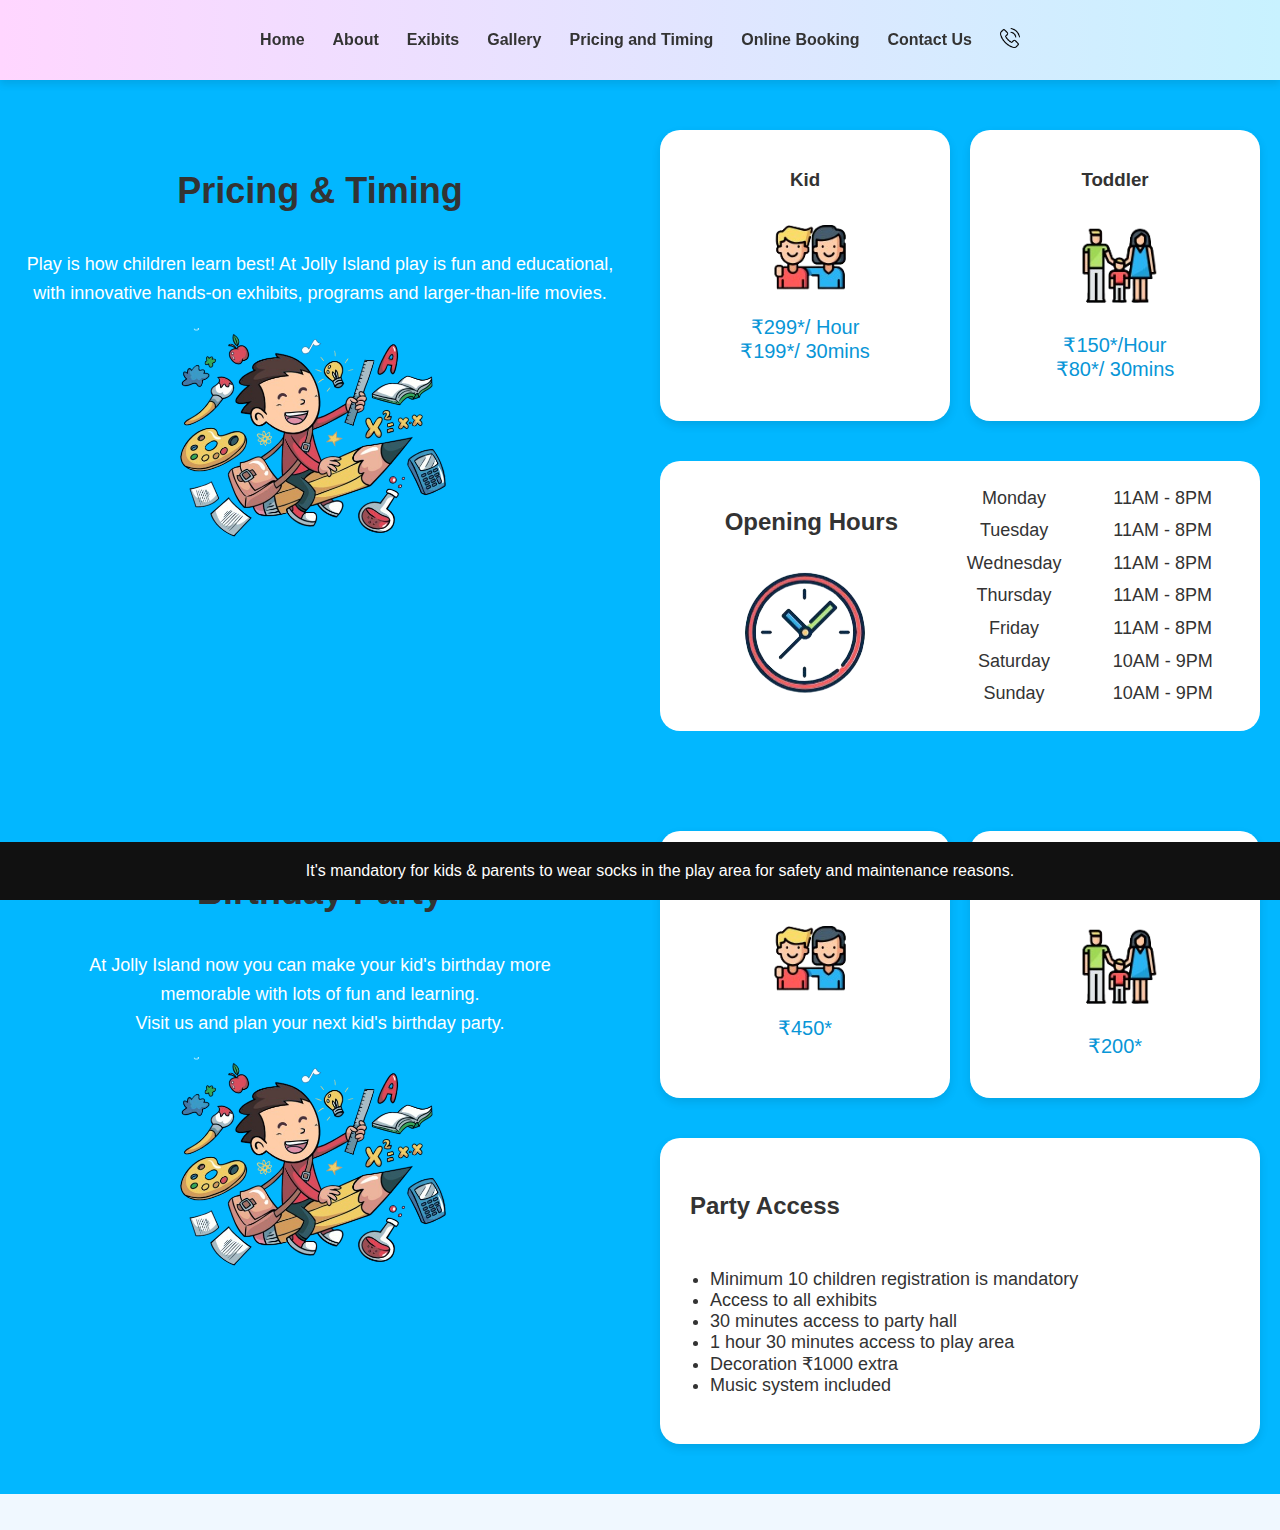
<file: price.html>
<!DOCTYPE html>
<html lang="en">
<head>
    <meta charset="UTF-8">
    <meta name="viewport" content="width=device-width, initial-scale=1.0">
    <link rel="stylesheet" href="style.css">
    <link rel="icon" type="image/x-icon" href="images/jolly_island_logo.png">
    <title>Jolly Island</title>
</head>
<body>
        <nav>     
            <a class="a-element" href="index.html">Home</a>
            <a class="a-element" href="about.html">About</a>
            <a class="a-element" href="exibits.html">Exibits</a>
            <a class="a-element" href="pic.html">Gallery</a>
            <a class="a-element" href="price.html">Pricing and Timing</a>
            <a class="a-element" href="bokking.html">Online Booking</a> 
            <a class="a-element" href="contact.html">Contact Us</a>
            <a class="a-element" href="tel:+91 6303492312"><img class="sticky" src="images/phone-call.png" alt=""></a>       
    </nav>
    
    <div class="pricing" id="pricing">
        <div class="price1">
            <h1 class="price1-name">Pricing & Timing</h1><br>
            <div class="price1-content">
                Play is how children learn best! At Jolly Island play is fun and educational, with innovative hands-on exhibits, programs and larger-than-life movies.
                <img class="price-img" src="images/price.png" alt="Pricing Overview">
            </div>
        </div>  

        <div class="price2">
            <div class="price-top">
                <div class="box1">
                    <h3 class="black">Kid</h3>
                    <img src="images/price1.png" alt="Kid Pricing">
                    <p class="cost">
                        ₹299*/ Hour<br>
                        ₹199*/ 30mins 
                    </p>
                </div>
                <div class="box1">
                    <h3 class="black">Toddler</h3>
                    <img src="images/price2.png" alt="Toddler Pricing">
                    <p class="cost">
                        ₹150*/Hour<br>
                        ₹80*/ 30mins 
                    </p>
                </div>
            </div>

            <div class="price-bottom">                          
                <table>
                    <tr>
                        <td rowspan="7">
                            <h3 class="bold">Opening Hours</h3>
                            <img src="images/price3.png" alt="Clock Icon">
                        </td>
                        <td>Monday</td>
                        <td>11AM - 8PM</td>
                    </tr>
                    <tr>
                        <td>Tuesday</td>
                        <td>11AM - 8PM</td>
                    </tr>
                    <tr>
                        <td>Wednesday</td>
                        <td>11AM - 8PM</td>
                    </tr>
                    <tr>
                        <td>Thursday</td>
                        <td>11AM - 8PM</td>
                    </tr>
                    <tr>
                        <td>Friday</td>
                        <td>11AM - 8PM</td>
                    </tr>
                    <tr>
                        <td>Saturday</td>
                        <td>10AM - 9PM</td>
                    </tr>
                    <tr>
                        <td>Sunday</td>
                        <td>10AM - 9PM</td>
                    </tr>
                </table>
            </div>
        </div> 
    </div> 

    <div class="pricing" id="birthday">
        <div class="price1">
            <h1 class="price1-name">Birthday Party</h1><br>
            <div class="price1-content">
                At Jolly Island now you can make your kid's birthday more<br>
                memorable with lots of fun and learning.<br>
                Visit us and plan your next kid's birthday party.
                <img class="price-img" src="images/price.png" alt="Birthday Party Banner">
            </div>
        </div>  

        <div class="price2">
            <div class="price-top">
                <div class="box1">
                    <h3 class="black">Children</h3>
                    <img src="images/price1.png" alt="Children Birthday">
                    <p class="cost">
                        ₹450*
                    </p>
                </div>
                <div class="box1">
                    <h3 class="black">Extra Adult</h3>
                    <img src="images/price2.png" alt="Adult Entry">
                    <p class="cost">
                        ₹200*
                    </p>
                </div>
            </div>

            <div class="price-bottom1">    
                <h3 class="bold">Party Access</h3><br>
                <ul>
                    <li>Minimum 10 children registration is mandatory</li>
                    <li>Access to all exhibits</li>
                    <li>30 minutes access to party hall</li>
                    <li>1 hour 30 minutes access to play area</li>
                    <li>Decoration ₹1000 extra</li>
                    <li>Music system included</li>
                </ul>
            </div>
        </div>
    </div>

    <br><br>
    <div class="footer">
      It's mandatory for kids & parents to wear socks in the play area for safety and maintenance reasons.
    </div>
</body>
</html>
</file>
<file: style.css>
body {
  margin: 0;
  font-family: 'Segoe UI', sans-serif;
  background-color: #fff;
  overflow-x: hidden;
}

nav {
  display: flex;
  justify-content: center;
  align-items: center;
  flex-wrap: wrap;
  padding: 15px 20px;
  background: linear-gradient(to right, #ffd6ff, #c8f2ff);
  box-shadow: 0 4px 8px rgba(0, 0, 0, 0.1);
  position: sticky;
  top: 0;
  z-index: 1000;
}

.nav-right {
  display: flex;
  flex-wrap: wrap;
  gap: 20px;
}

.a-element {
  text-decoration: none;
  color: #333;
  font-weight: bold;
  padding: 8px 14px;
  border-radius: 8px;
  transition: background 0.3s ease, color 0.3s ease;
}

.a-element:hover {
  background-color: #ffa8e3;
  color: #fff;
}

/* Phone icon */
.sticky {
  width: 20px;
  height: 20px;
}

.home {
  padding: 50px 20px;
  background: linear-gradient(to right, #f6eaff, #e4f9ff);
  min-height: calc(100vh - 160px); /* Adjust for nav + footer */
  text-align: center;
}

.home1 {
  display: flex;
  flex-wrap: wrap;
  align-items: center;
  justify-content: space-between;
  max-width: 1200px;
  margin: auto;
  gap: 40px;
}

/* Left */
.home-left {
  flex: 1 1 45%;
  min-width: 280px;
}

.self {
  font-size: 42px;
  font-weight: bold;
  color: #ff5da2;
  margin-bottom: 20px;
}

.self-info {
  font-size: 18px;
  line-height: 1.7;
  color: #333;
  margin-top: 20px;
}

/* Button */
.btn-wrapper {
  margin: 20px 0;
}

.class {
  background-color: #ff80ab;
  color: white;
  padding: 12px 25px;
  border-radius: 30px;
  font-size: 16px;
  font-weight: 600;
  text-decoration: none;
  transition: all 0.3s ease;
  box-shadow: 0 4px 10px rgba(0, 0, 0, 0.15);
}

.class:hover {
  background-color: #e91e63;
  transform: translateY(-2px);
}

/* Right */
.home-right {
  flex: 1 1 45%;
  text-align: center;
}

.play {
  width: 100%;
  max-width: 420px;
  animation: bounce 3s infinite ease-in-out;
}

@keyframes bounce {
  0%, 100% { transform: translateY(0px); }
  50% { transform: translateY(-10px); }
}


.site-footer {
  background: linear-gradient(to right, #a18cd1, #fbc2eb);
  padding: 20px;
  color: white;
  text-align: center;
  font-weight: 500;
  font-size: 16px;
}

.footer-container {
  max-width: 1000px;
  margin: auto;
}

.footer-links {
  margin-top: 10px;
  display: flex;
  justify-content: center;
  gap: 20px;
  flex-wrap: wrap;
}

.footer-links a {
  color: #fff;
  text-decoration: none;
  font-weight: bold;
}

.footer-links a:hover {
  text-decoration: underline;
}

/* === Responsive === */
@media screen and (max-width: 768px) {
  .home1 {
    flex-direction: column;
    text-align: center;
  }

  .self {
    font-size: 32px;
  }

  .play {
    max-width: 300px;
  }

  .class {
    padding: 10px 20px;
    font-size: 15px;
  }

  .self-info {
    font-size: 16px;
  }

  .footer-links {
    flex-direction: column;
    gap: 10px;
  }
}









/* about*/
.about {
  text-align: center;
  padding: 40px 20px;
  background: linear-gradient(to right, #d17bbd, #659eea);
  color: white;
}

.container {
  display: flex;
  flex-direction: row;
  justify-content: space-between;
  flex-wrap: wrap;
  gap: 20px;
}

.about-left,
.about-right {
  flex: 1 1 45%;
  min-width: 280px;
}

.about-us {
  font-size: 32px;
  font-weight: bold;
  margin-bottom: 20px;
}

.content {
  font-size: 18px;
  line-height: 1.6;
}

.kidspic {
  width: 100%;
  height: auto;
  max-width: 400px;
}

/* Safety icons layout */
.bottom {
  display: flex;
  justify-content: space-between;
  flex-wrap: wrap;
  margin-top: 40px;
}

.bottom-left {
  flex: 1 1 55%;
  display: flex;
  flex-direction: column;
  gap: 20px;
}

.bottom-right {
  flex: 1 1 40%;
  display: flex;
  justify-content: center;
  align-items: center;
}

.bottom-right img {
  width: 100%;
  max-width: 350px;
  height: auto;
}

.safety {
  display: flex;
  align-items: center;
  gap: 10px;
  background: #ffffffaa;
  border-radius: 20px;
  padding: 10px 15px;
  color: black;
  font-weight: 500;
}

.safety-left img {
  width: 40px;
  height: 40px;
}


/* Responsive design */
@media screen and (max-width: 768px) {


  .container {
    flex-direction: column;
    align-items: center;
    text-align: center;
  }

  .bottom {
    flex-direction: column;
    align-items: center;
  }

  .bottom-left,
  .bottom-right {
    width: 100%;
  }

  .about-us {
    font-size: 28px;
  }

  .content {
    font-size: 16px;
  } 
}






/* ....................................................................Exibits........................................................................ */
/* Title Styling */
.title {
  font-size: 3rem;
  color: #333;
  text-align: center;
  margin-top: 40px;
  font-weight: 700;
}

/* Section Container */
.exhibits {
  padding:  20px;
  text-align: center;
}

/* Sub-title */
.sub-title {
  font-size: 2rem;
  color: #444;
  margin-top: 0px;
  padding-top: 0px;
  font-weight: 600;
  text-align: center;
  font-weight: bolder;
}

/* Main Description Cards */
.tool {
  display: flex;
  flex-wrap: wrap;
  justify-content: space-between;
  background: linear-gradient(to bottom right, #fdfbfb, #ebedee);
  padding: 20px;
  margin: 30px auto;
  border-radius: 20px;
  box-shadow: 0 6px 12px rgba(0,0,0,0.1);
}

/* Left Section */
.tool-left {
  flex: 1;
  font-size: 1.1rem;
  color: #555;
  text-align: left;
  padding: 15px;
  min-width: 260px;
}

/* Right Section (Image Blocks) */
.tool-right,
.tool-right2,
.tool-right3 {
  flex: 1;
  min-width: 260px;
  height: 250px;
  background-size: cover;
  background-position: center;
  border-radius: 15px;
  margin: 10px;
}

/* Responsive Design */
@media (max-width: 768px) {
  .tool {
    flex-direction: column;
    padding: 15px;
  }

  .title {
    font-size: 2.2rem;
  }

  .sub-title {
    font-size: 1.6rem;
  }

  .tool-left {
    font-size: 1rem;
  }
}
/* Soft Play Animation */
.tool-right {
  animation: softplayAnim 6s infinite;
   background-image: url(images/softplay1.png); 
}

@keyframes softplayAnim {
  0%   { background-image: url(images/softplay1.png); }
  33%  { background-image: url(images/softplay2.png); }
  66%  { background-image: url(images/softplay3.png); }
  100% { background-image: url(images/softplay1.png); }
}

/* Toddler Play Animation */
.tool-right2 {
  animation: toddlerAnim 6s infinite;
  background-image: url(images/tplay1.png);
}

@keyframes toddlerAnim {
  0%   { background-image: url(images/tplay1.png); }
  33%  { background-image: url(images/tplay2.png); }
  66%  { background-image: url(images/tplay3.png); }
  100% { background-image: url(images/tplay1.png); }
}

/* Role Play Animation */
.tool-right3 {
  animation: roleplayAnim 5s infinite;
  background-image: url(images/rplay.png); 
}

@keyframes roleplayAnim {
  0%   { background-image: url(images/rplay.png); }
  50%  { background-image: url(images/rplay1.png); }
  100% { background-image: url(images/rplay2.png); }
}

.footer {
  background: #333;
  color: #fff;
  text-align: center;
  padding: 15px 10px;
  position: fixed;
  bottom: 0;
  left: 0;
  width: 100%;
  z-index: 999;
}

.footer p {
  margin: 0;
  font-size: 0.9rem;
}














/* pics */


/* Section Styling */
.gallery-section {
  padding: 50px 20px;
  max-width: 1200px;
  margin: 0 auto;
}

/* Title */
.gallery-title {
  font-size: 2.8rem;
  text-align: center;
  margin-bottom: 40px;
  color: #333;
  font-weight: bold;
  background: linear-gradient(90deg, #ff6f91, #ff9671);
  -webkit-background-clip: text;
  -webkit-text-fill-color: transparent;
}

/* Grid Container */
.gallery-grid {
  display: flex;
  flex-wrap: wrap;
  gap: 20px;
  justify-content: center;
}

/* Individual Image Card */
.image-card {
  width: 280px;
  height: 280px;
  border-radius: 20px;
  overflow: hidden;
  box-shadow: 0 8px 20px rgba(0, 0, 0, 0.1);
  transition: transform 0.3s ease, box-shadow 0.3s ease;
  background: white;
}

.image-card img {
  width: 100%;
  height: 100%;
  object-fit: cover;
  display: block;
  transition: transform 0.4s ease;
}

.image-card:hover {
  transform: scale(1.05);
  box-shadow: 0 10px 25px rgba(0, 0, 0, 0.15);
}

.image-card:hover img {
  transform: scale(1.1);
}

/* Responsive */
@media (max-width: 768px) {
  .gallery-title {
    font-size: 2.2rem;
  }

  .image-card {
    width: 90%;
    height: auto;
    aspect-ratio: 1/1;
  }
}

@media (max-width: 480px) {
  .gallery-title {
    font-size: 1.8rem;
  }
}









/* .............................................price.............................................................. */
/* style.css */

:root {
    --primary-color: #02b7ff;
    --secondary-color: #ffffff;
    --text-dark: #333;
    --text-light: #f5f5f5;
    --highlight: #0896d7;
    --hover-bg: #dcdcdc;
}

body {
    margin: 0;
    font-family: 'Segoe UI', Tahoma, Geneva, Verdana, sans-serif;
    background-color: #f0f8ff;
    color: var(--text-dark);
}

nav {
    display: flex;
    justify-content: center;
    padding: 20px;
    background-color: var(--primary-color);
    flex-wrap: wrap;
}

.nav-right a {
    color: var(--secondary-color);
    margin: 10px;
    text-decoration: none;
    font-weight: bold;
    font-size: 18px;
    transition: color 0.3s ease;
}

.nav-right a:hover {
    color: var(--hover-bg);
}

.pricing {
    background-color: var(--primary-color);
    color: var(--secondary-color);
    padding: 50px 20px;
    display: flex;
    flex-wrap: wrap;
    justify-content: center;
    gap: 40px;
}

.price1, .price2 {
    flex: 1 1 500px;
    max-width: 600px;
}

.price1-name {
    font-size: 36px;
    text-align: center;
    margin-bottom: 20px;
}

.price1-content {
    font-size: 18px;
    text-align: center;
    margin-bottom: 20px;
    line-height: 1.6;
}

.price-img {
    width: 100%;
    max-width: 300px;
    margin-top: 20px;
}

.price-top {
    display: grid;
    grid-template-columns: repeat(auto-fit, minmax(250px, 1fr));
    gap: 20px;
    justify-content: center;
    text-align: center;
    margin-bottom: 40px;
}

.box1 {
    background-color: var(--secondary-color);
    color: var(--highlight);
    border-radius: 20px;
    padding: 20px;
    transition: transform 0.3s ease;
    box-shadow: 0 4px 10px rgba(0, 0, 0, 0.1);
}

.box1:hover {
    transform: scale(1.05);
    background-color: var(--hover-bg);
}

.box1 img {
    width: 100px;
    height: auto;
    margin: 10px 0;
}

.cost {
    font-size: 20px;
    margin-top: 10px;
}

.black {
    color: var(--text-dark);
}

/* Timing Table */
table {
    width: 100%;
    max-width: 600px;
    margin: 0 auto;
    background-color: var(--secondary-color);
    border-radius: 20px;
    color: var(--text-dark);
    font-size: 18px;
    text-align: center;
    padding: 20px;
    transition: transform 0.3s ease;
}

table:hover {
    transform: scale(1.03);
    background-color: var(--hover-bg);
}

.bold {
    font-size: 24px;
    font-weight: bold;
    margin-bottom: 10px;
}

/* Birthday bottom section */
.price-bottom1 {
    background-color: var(--secondary-color);
    color: var(--text-dark);
    padding: 30px;
    border-radius: 20px;
    font-size: 18px;
    transition: transform 0.3s ease;
    box-shadow: 0 4px 10px rgba(0, 0, 0, 0.1);
    max-width: 600px;
    margin: auto;
    margin-top: 20px;
}

.price-bottom1:hover {
    transform: scale(1.03);
    background-color: var(--hover-bg);
}

ul {
    list-style-type: disc;
    padding-left: 20px;
    text-align: left;
}

.footer {
    padding: 20px;
    text-align: center;
    background-color: #111;
    color: #fff;
    font-size: 16px;
}

@media screen and (max-width: 768px) {
    .price1-name {
        font-size: 28px;
    }

    .price1-content {
        font-size: 16px;
    }

    .cost {
        font-size: 18px;
    }

    .bold {
        font-size: 20px;
    }

}






/* booking */


    h1 {
      font-family: 'Fredoka', sans-serif;
      font-size: 38px;
      text-align: center;
      margin-top: 40px;
      color: #333;
    }

    .booking-container {
      max-width: 700px;
      margin: 40px auto;
      background: white;
      padding: 30px;
      border-radius: 20px;
      box-shadow: 0 10px 30px rgba(0, 0, 0, 0.1);
    }

    .booking-container h2 {
      font-family: 'Fredoka', sans-serif;
      margin-bottom: 20px;
      font-size: 28px;
      color: #444;
      text-align: center;
    }

    form {
      display: flex;
      flex-direction: column;
      gap: 20px;
    }

    input, select, textarea {
      padding: 12px 16px;
      border: 1px solid #ccc;
      border-radius: 12px;
      font-size: 16px;
      font-family: 'Poppins', sans-serif;
      background: #f9f9f9;
    }

    textarea {
      resize: vertical;
      min-height: 80px;
    }

    button {
      padding: 14px;
      font-size: 18px;
      font-weight: 600;
      color: white;
      background: linear-gradient(to right, #ff8aee, #a1c4fd);
      border: none;
      border-radius: 12px;
      cursor: pointer;
      transition: background 0.3s, transform 0.2s;
    }

    button:hover {
      background: linear-gradient(to right, #fda9f1, #a8d0fd);
      transform: scale(1.03);
    }

    @media (max-width: 768px) {
      .booking-container {
        margin: 20px;
        padding: 20px;
      }

      h1 {
        font-size: 30px;
      }

      .booking-container h2 {
        font-size: 24px;
      }
    }


    /* ..................................................contact page................................................... */

/* Contact Section */
.contact-container {
  padding: 30px;
}
.contact {
  display: flex;
  flex-wrap: wrap;
  gap: 30px;
  margin-top: 20px;
}
.contact-left {
  flex: 1 1 300px;
}
.contact-right {
  flex: 1 1 500px;
}
.contact-one {
  font-size: 16px;
  line-height: 1.8;
}
.contact-two {
  margin-top: 15px;
}
.social,
.social1 {
  width: 30px;
  margin-right: 10px;
  transition: transform 0.2s ease;
}
.social:hover {
  transform: scale(1.2);
}

/* Google Map */
.contact-right iframe {
  width: 100%;
  height: 100%;
  min-height: 300px;
  border-radius: 10px;
}

/* Form Section */
.form-section {
  margin: 40px 0;
  padding: 20px;
  background-color: #fff3e0;
  border-radius: 10px;
}
.form-section h2 {
  margin-bottom: 20px;
  color: #e65100;
}
.form-section form {
  display: flex;
  flex-direction: column;
  gap: 15px;
}
.form-section input,
.form-section textarea {
  padding: 12px;
  border: 1px solid #ccc;
  border-radius: 6px;
  font-size: 16px;
}
.form-section button {
  background-color: #ff6f00;
  color: white;
  padding: 12px;
  font-size: 16px;
  border: none;
  border-radius: 6px;
  cursor: pointer;
  transition: background 0.3s ease;
}
.form-section button:hover {
  background-color: #e65100;
}

/* Responsive */
@media (max-width: 768px) {

  .contact {
    flex-direction: column;
  }
  .contact-right iframe {
    height: 300px;
  }
}
</file>
